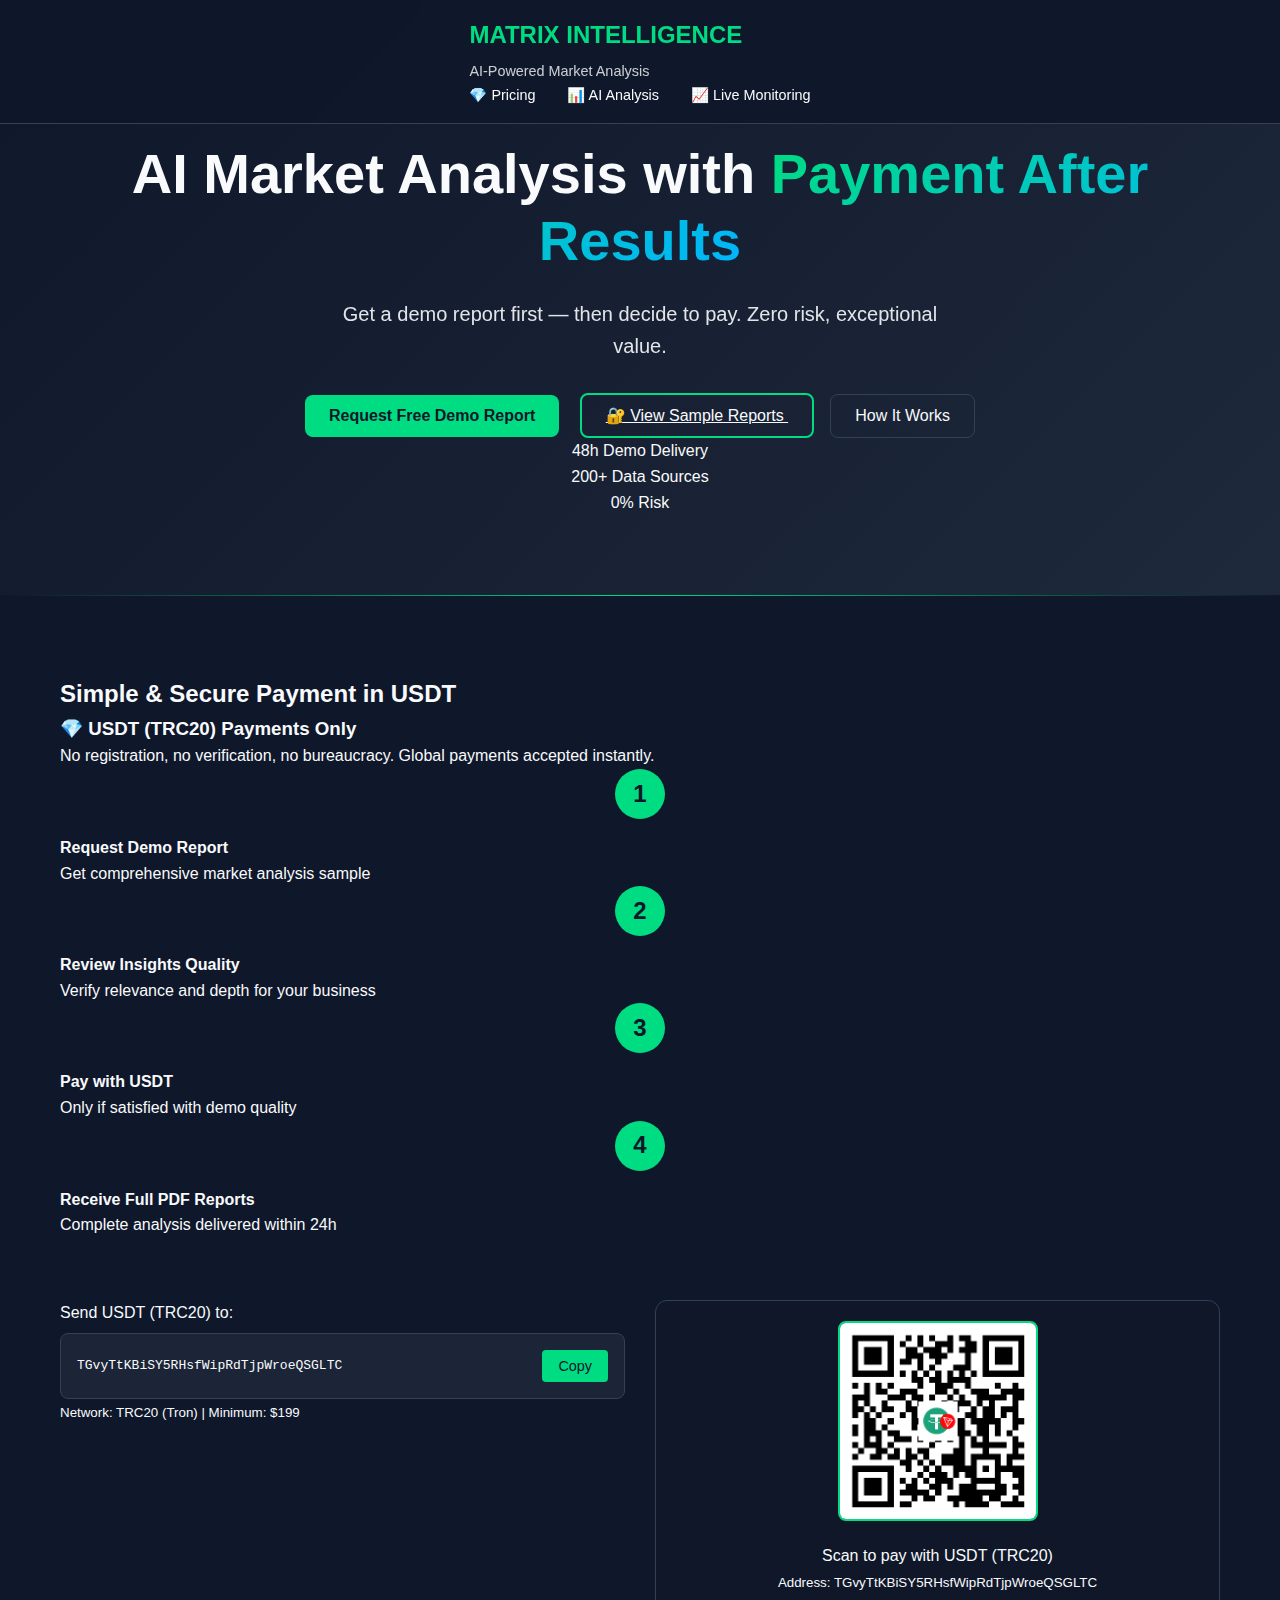
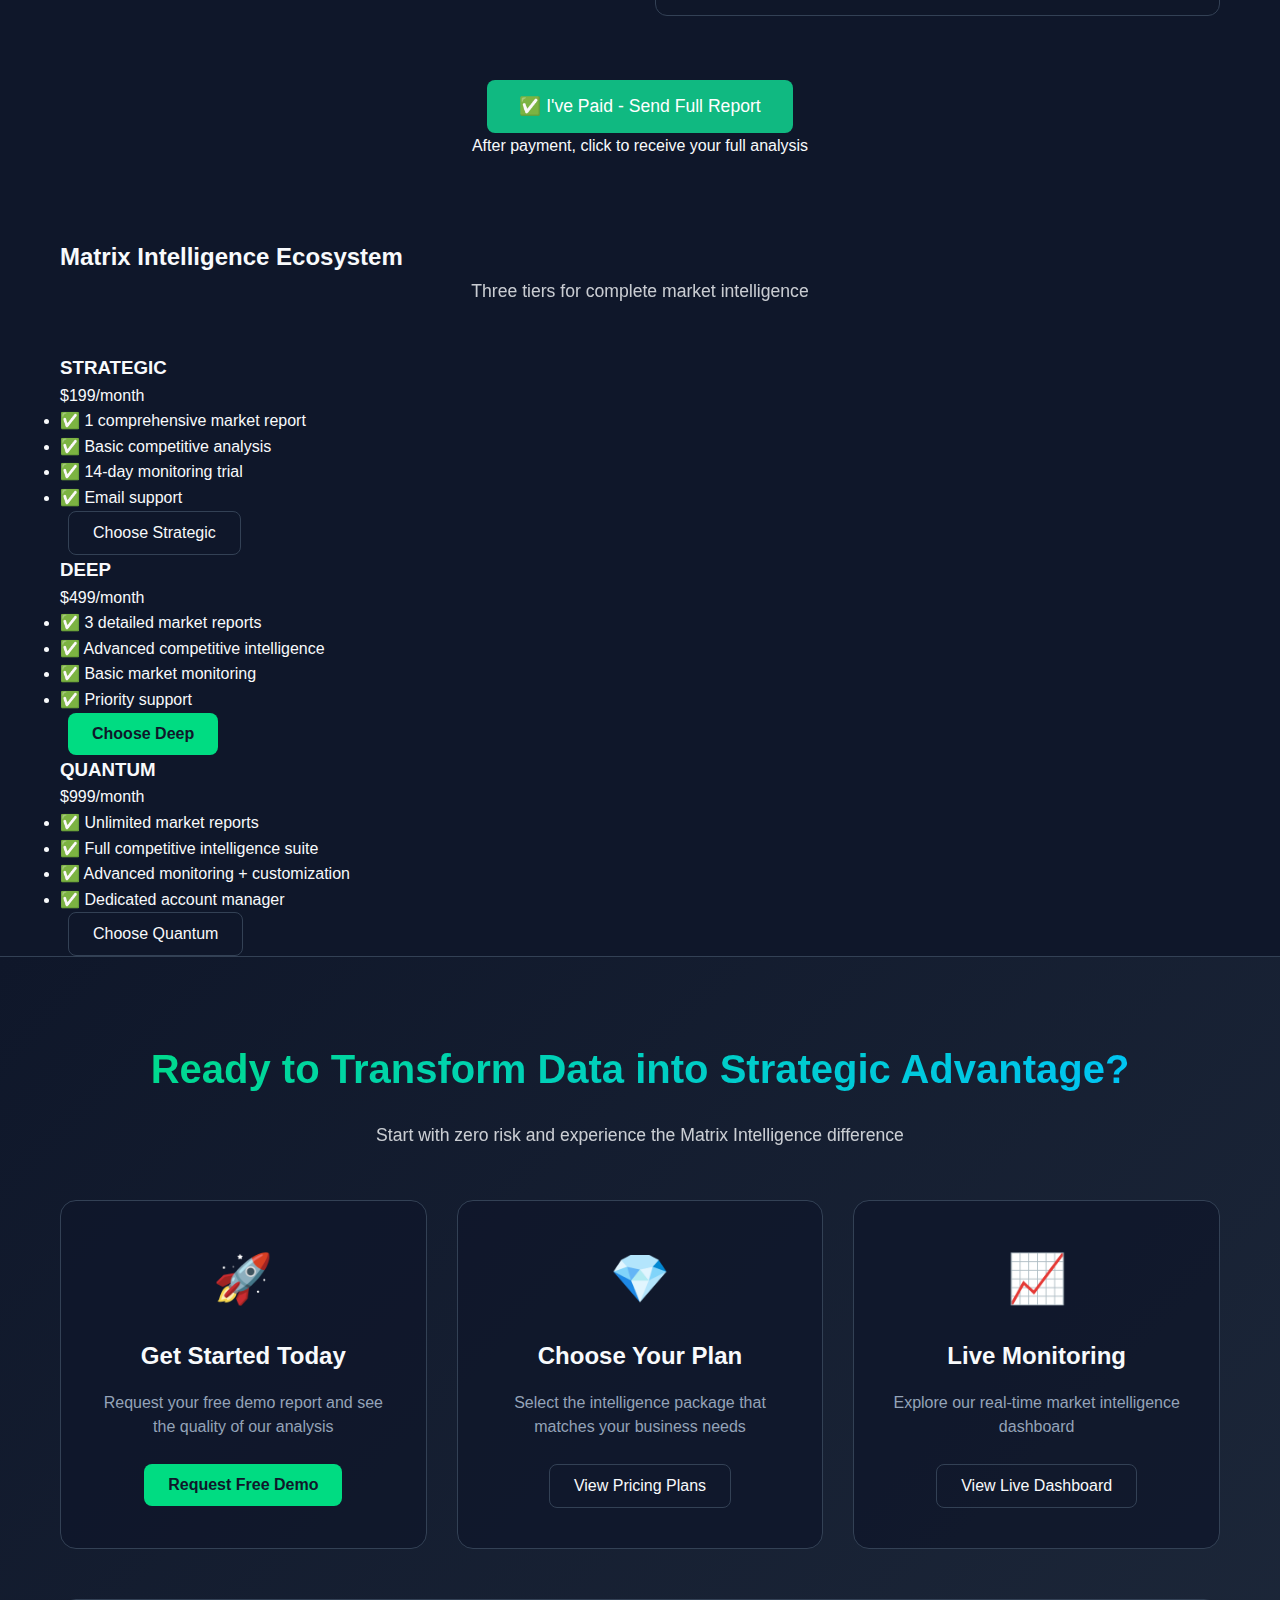
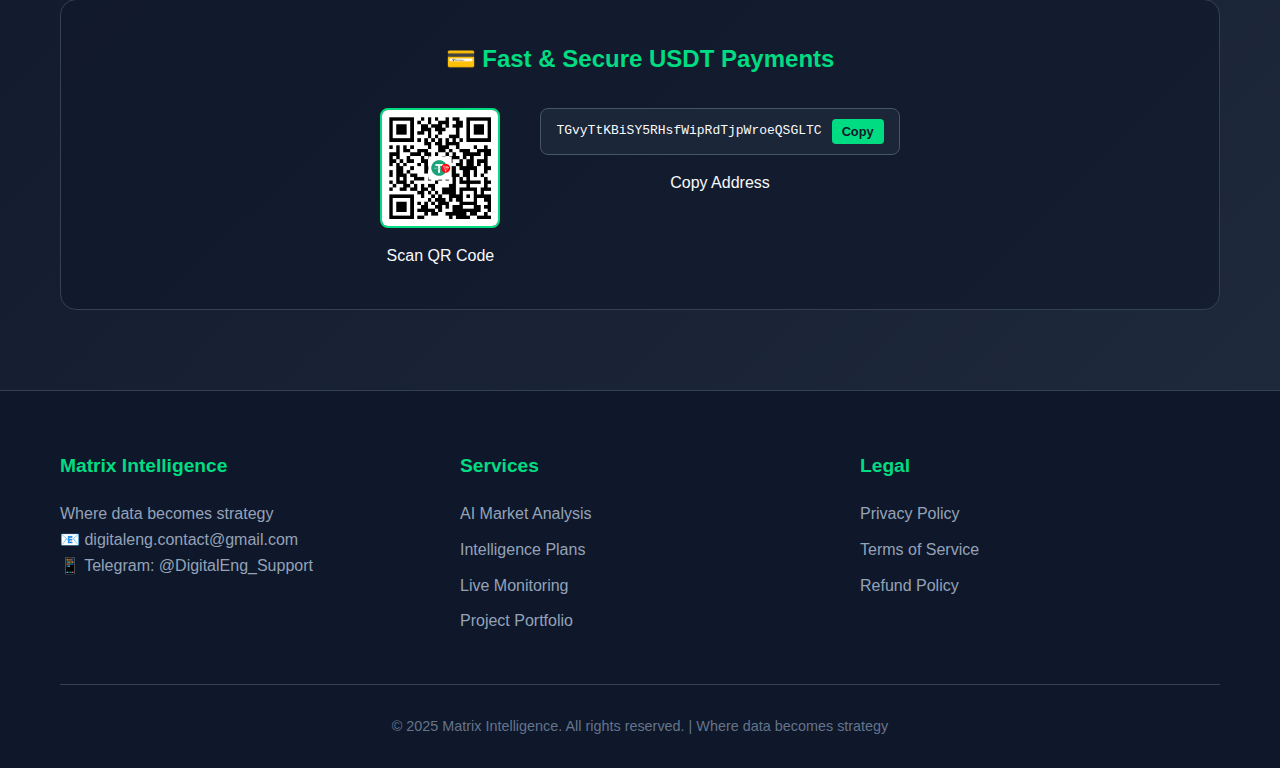
<file: index.html>
<!DOCTYPE html>
<html lang="en">
<head>
    <meta charset="UTF-8">
    <meta name="viewport" content="width=device-width, initial-scale=1.0">
    <title>AI Market Analysis - Payment After Results | Matrix Intelligence</title>
    <link rel="stylesheet" href="css/style.css">
    <link rel="stylesheet" href="css/landing.css">
</head>
<body>
    <header class="header">
        <div class="container">
            <div class="logo">
                <h1>MATRIX INTELLIGENCE</h1>
                <span>AI-Powered Market Analysis</span>
            </div>
            <nav class="nav">
                <a href="#ecosystem-pricing" class="nav-link">💎 Pricing</a>
                <a href="#analysis" class="nav-link active">📊 AI Analysis</a>
                <a href="https://ngu2025.github.io/matrix-pulse/" class="nav-link">📈 Live Monitoring</a>
            </nav>
        </div>
    </header>

    <section class="hero">
        <div class="container">
            <h1>AI Market Analysis with <span class="accent">Payment After Results</span></h1>
            <p class="subtitle">Get a demo report first — then decide to pay. Zero risk, exceptional value.</p>
            
            <div class="cta-buttons">
                <button class="btn-primary" onclick="requestDemo()">Request Free Demo Report</button>
                <a href="https://ngu2025.github.io/matrix-file-hub/" 
                   class="btn-secondary" 
                   target="_blank"
                   onclick="trackHubRedirect('hero_section')">
                    🔐 View Sample Reports
                </a>
                <button class="btn-outline" onclick="scrollToSection('how-it-works')">How It Works</button>
            </div>

            <div class="trust-indicators">
                <div class="indicator">
                    <span class="number">48h</span>
                    <span class="label">Demo Delivery</span>
                </div>
                <div class="indicator">
                    <span class="number">200+</span>
                    <span class="label">Data Sources</span>
                </div>
                <div class="indicator">
                    <span class="number">0%</span>
                    <span class="label">Risk</span>
                </div>
            </div>
        </div>
    </section>

    <!-- ОБНОВЛЕННЫЙ ПЛАТЕЖНЫЙ РАЗДЕЛ С QR-КОДОМ -->
    <section class="payment-section" id="payment">
        <div class="container">
            <h2>Simple & Secure Payment in USDT</h2>
            <div class="payment-content">
                <div class="payment-info">
                    <h3>💎 USDT (TRC20) Payments Only</h3>
                    <p>No registration, no verification, no bureaucracy. Global payments accepted instantly.</p>
                    
                    <div class="payment-steps">
                        <div class="payment-step">
                            <div class="step-number">1</div>
                            <div class="step-content">
                                <strong>Request Demo Report</strong>
                                <p>Get comprehensive market analysis sample</p>
                            </div>
                        </div>
                        <div class="payment-step">
                            <div class="step-number">2</div>
                            <div class="step-content">
                                <strong>Review Insights Quality</strong>
                                <p>Verify relevance and depth for your business</p>
                            </div>
                        </div>
                        <div class="payment-step">
                            <div class="step-number">3</div>
                            <div class="step-content">
                                <strong>Pay with USDT</strong>
                                <p>Only if satisfied with demo quality</p>
                            </div>
                        </div>
                        <div class="payment-step">
                            <div class="step-number">4</div>
                            <div class="step-content">
                                <strong>Receive Full PDF Reports</strong>
                                <p>Complete analysis delivered within 24h</p>
                            </div>
                        </div>
                    </div>

                    <!-- USDT АДРЕС И QR-КОД -->
                    <div class="usdt-payment-container">
                        <div class="usdt-address">
                            <label>Send USDT (TRC20) to:</label>
                            <div class="address-box">
                                <code id="usdt-address">TGvyTtKBiSY5RHsfWipRdTjpWroeQSGLTC</code>
                                <button class="btn-copy" onclick="copyAddress()">Copy</button>
                            </div>
                            <small>Network: TRC20 (Tron) | Minimum: $199</small>
                        </div>

                        <div class="qr-code">
                            <img src="images/USDT_QR_Code.png" alt="USDT QR Code" class="qr-image">
                            <p>Scan to pay with USDT (TRC20)</p>
                            <small>Address: TGvyTtKBiSY5RHsfWipRdTjpWroeQSGLTC</small>
                        </div>
                    </div>

                    <!-- КНОПКА ПОДТВЕРЖДЕНИЯ ПЛАТЕЖА -->
                    <div class="payment-confirmation">
                        <button class="btn-confirm" onclick="showConfirmationForm()">
                            ✅ I've Paid - Send Full Report
                        </button>
                        <p class="confirmation-note">After payment, click to receive your full analysis</p>
                    </div>
                </div>
            </div>
        </div>
    </section>

    <!-- СЕКЦИЯ ЦЕНООБРАЗОВАНИЯ -->
    <section class="unified-pricing" id="ecosystem-pricing">
        <div class="container">
            <h2>Matrix Intelligence Ecosystem</h2>
            <p class="section-subtitle">Three tiers for complete market intelligence</p>
            
            <div class="pricing-matrix">
                <!-- STRATEGIC -->
                <div class="plan-card strategic">
                    <div class="plan-header">
                        <h3>STRATEGIC</h3>
                        <div class="price">$199<span>/month</span></div>
                    </div>
                    <ul class="plan-features">
                        <li>✅ 1 comprehensive market report</li>
                        <li>✅ Basic competitive analysis</li>
                        <li>✅ 14-day monitoring trial</li>
                        <li>✅ Email support</li>
                    </ul>
                    <button class="btn-outline" onclick="selectPlan('strategic')">Choose Strategic</button>
                </div>

                <!-- DEEP -->
                <div class="plan-card deep featured">
                    <div class="plan-header">
                        <h3>DEEP</h3>
                        <div class="price">$499<span>/month</span></div>
                    </div>
                    <ul class="plan-features">
                        <li>✅ 3 detailed market reports</li>
                        <li>✅ Advanced competitive intelligence</li>
                        <li>✅ Basic market monitoring</li>
                        <li>✅ Priority support</li>
                    </ul>
                    <button class="btn-primary" onclick="selectPlan('deep')">Choose Deep</button>
                </div>

                <!-- QUANTUM -->
                <div class="plan-card quantum">
                    <div class="plan-header">
                        <h3>QUANTUM</h3>
                        <div class="price">$999<span>/month</span></div>
                    </div>
                    <ul class="plan-features">
                        <li>✅ Unlimited market reports</li>
                        <li>✅ Full competitive intelligence suite</li>
                        <li>✅ Advanced monitoring + customization</li>
                        <li>✅ Dedicated account manager</li>
                    </ul>
                    <button class="btn-outline" onclick="selectPlan('quantum')">Choose Quantum</button>
                </div>
            </div>
        </div>
    </section>

    <!-- НОВАЯ СЕКЦИЯ: ФИНАЛЬНЫЙ ПРИЗЫВ К ДЕЙСТВИЮ -->
    <section class="final-cta-section">
        <div class="container">
            <h2>Ready to Transform Data into Strategic Advantage?</h2>
            <p class="section-subtitle">Start with zero risk and experience the Matrix Intelligence difference</p>
            
            <div class="cta-grid">
                <div class="cta-card">
                    <div class="cta-icon">🚀</div>
                    <h3>Get Started Today</h3>
                    <p>Request your free demo report and see the quality of our analysis</p>
                    <button class="btn-primary" onclick="requestDemo()">
                        Request Free Demo
                    </button>
                </div>
                
                <div class="cta-card">
                    <div class="cta-icon">💎</div>
                    <h3>Choose Your Plan</h3>
                    <p>Select the intelligence package that matches your business needs</p>
                    <button class="btn-outline" onclick="scrollToSection('ecosystem-pricing')">
                        View Pricing Plans
                    </button>
                </div>
                
                <div class="cta-card">
                    <div class="cta-icon">📈</div>
                    <h3>Live Monitoring</h3>
                    <p>Explore our real-time market intelligence dashboard</p>
                    <button class="btn-outline" onclick="window.open('https://ngu2025.github.io/matrix-pulse/', '_blank')">
                        View Live Dashboard
                    </button>
                </div>
            </div>

            <!-- ДОПОЛНИТЕЛЬНАЯ ИНФОРМАЦИЯ О ПЛАТЕЖАХ -->
            <div class="payment-info-cta">
                <h3>💳 Fast & Secure USDT Payments</h3>
                <div class="payment-options">
                    <div class="payment-option">
                        <img src="images/USDT_QR_Code.png" alt="USDT QR Code" class="qr-small">
                        <span>Scan QR Code</span>
                    </div>
                    <div class="payment-option">
                        <div class="copy-address">
                            <code>TGvyTtKBiSY5RHsfWipRdTjpWroeQSGLTC</code>
                            <button class="btn-copy-small" onclick="copyAddress()">Copy</button>
                        </div>
                        <span>Copy Address</span>
                    </div>
                </div>
            </div>
        </div>
    </section>

    <!-- ФУТЕР -->
    <footer class="footer">
        <div class="container">
            <div class="footer-content">
                <div class="footer-section">
                    <h3>Matrix Intelligence</h3>
                    <p>Where data becomes strategy</p>
                    <div class="footer-contacts">
                        <p>📧 digitaleng.contact@gmail.com</p>
                        <p>📱 Telegram: @DigitalEng_Support</p>
                    </div>
                </div>
                
                <div class="footer-section">
                    <h3>Services</h3>
                    <ul>
                        <li><a href="#analysis">AI Market Analysis</a></li>
                        <li><a href="#ecosystem-pricing">Intelligence Plans</a></li>
                        <li><a href="https://ngu2025.github.io/matrix-pulse/">Live Monitoring</a></li>
                        <li><a href="https://ngu2025.github.io/matrix-file-hub/">Project Portfolio</a></li>
                    </ul>
                </div>
                
                <div class="footer-section">
                    <h3>Legal</h3>
                    <ul>
                        <li><a href="#privacy">Privacy Policy</a></li>
                        <li><a href="#terms">Terms of Service</a></li>
                        <li><a href="#refund">Refund Policy</a></li>
                    </ul>
                </div>
            </div>
            
            <div class="footer-bottom">
                <p>&copy; 2025 Matrix Intelligence. All rights reserved. | Where data becomes strategy</p>
            </div>
        </div>
    </footer>

    <script>
        // ПЛАТЕЖНЫЕ ФУНКЦИИ
        function copyAddress() {
            const address = "TGvyTtKBiSY5RHsfWipRdTjpWroeQSGLTC";
            navigator.clipboard.writeText(address).then(() => {
                alert('USDT address copied to clipboard!');
            });
        }

        function showConfirmationForm() {
            const email = prompt('Please enter your email to receive the full report:');
            if (email) {
                alert('Thank you! We will verify your payment and send the full report within 24 hours.');
            }
        }

        function selectPlan(plan) {
            const plans = {
                strategic: { price: 199, name: 'STRATEGIC' },
                deep: { price: 499, name: 'DEEP' }, 
                quantum: { price: 999, name: 'QUANTUM' }
            };
            
            const selected = plans[plan];
            alert(`Selected ${selected.name} plan for $${selected.price}/month. Please proceed with USDT payment.`);
        }

        function requestDemo() {
            const email = prompt('Enter your email for the demo report:');
            if (email) {
                alert('Demo report request received! We will contact you within 24 hours.');
            }
        }

        // Дополнительные функции
        function scrollToSection(sectionId) {
            document.getElementById(sectionId).scrollIntoView({ behavior: 'smooth' });
        }

        function trackHubRedirect(source) {
            console.log('Hub redirect from:', source);
        }
    </script>

    <style>
        /* ДОПОЛНИТЕЛЬНЫЕ СТИЛИ ДЛЯ QR-КОДА И НОВЫХ СЕКЦИЙ */
        .usdt-payment-container {
            display: grid;
            grid-template-columns: 1fr 1fr;
            gap: 30px;
            margin: 30px 0;
            align-items: start;
        }

        .qr-code {
            text-align: center;
            padding: 20px;
            background: rgba(15, 23, 42, 0.6);
            border-radius: 12px;
            border: 1px solid #334155;
        }

        .qr-image {
            width: 200px;
            height: 200px;
            border-radius: 8px;
            margin-bottom: 15px;
            border: 2px solid #00dc82;
        }

        /* СТИЛИ ДЛЯ ФИНАЛЬНОЙ СЕКЦИИ CTA */
        .final-cta-section {
            background: linear-gradient(135deg, #0f172a 0%, #1e293b 100%);
            padding: 80px 0;
            border-top: 1px solid #334155;
        }

        .final-cta-section h2 {
            text-align: center;
            font-size: 2.5rem;
            margin-bottom: 20px;
            background: linear-gradient(135deg, #00dc82, #00c2ff);
            -webkit-background-clip: text;
            -webkit-text-fill-color: transparent;
        }

        .cta-grid {
            display: grid;
            grid-template-columns: repeat(auto-fit, minmax(300px, 1fr));
            gap: 30px;
            margin: 50px 0;
        }

        .cta-card {
            background: rgba(15, 23, 42, 0.8);
            border: 1px solid #334155;
            border-radius: 16px;
            padding: 40px 30px;
            text-align: center;
            transition: all 0.3s ease;
        }

        .cta-card:hover {
            transform: translateY(-5px);
            border-color: #00dc82;
            box-shadow: 0 20px 40px rgba(0, 220, 130, 0.1);
        }

        .cta-icon {
            font-size: 3rem;
            margin-bottom: 20px;
        }

        .cta-card h3 {
            font-size: 1.5rem;
            margin-bottom: 15px;
            color: #f8fafc;
        }

        .cta-card p {
            color: #94a3b8;
            margin-bottom: 25px;
            line-height: 1.5;
        }

        /* СТИЛИ ДЛЯ ИНФОРМАЦИИ О ПЛАТЕЖАХ */
        .payment-info-cta {
            background: rgba(15, 23, 42, 0.6);
            border: 1px solid #334155;
            border-radius: 16px;
            padding: 40px;
            margin-top: 50px;
            text-align: center;
        }

        .payment-info-cta h3 {
            font-size: 1.5rem;
            margin-bottom: 30px;
            color: #00dc82;
        }

        .payment-options {
            display: flex;
            justify-content: center;
            gap: 40px;
            flex-wrap: wrap;
        }

        .payment-option {
            display: flex;
            flex-direction: column;
            align-items: center;
            gap: 15px;
        }

        .qr-small {
            width: 120px;
            height: 120px;
            border-radius: 8px;
            border: 2px solid #00dc82;
        }

        .copy-address {
            display: flex;
            align-items: center;
            gap: 10px;
            background: rgba(30, 41, 59, 0.8);
            padding: 10px 15px;
            border-radius: 8px;
            border: 1px solid #475569;
        }

        .btn-copy-small {
            background: #00dc82;
            color: #0f172a;
            border: none;
            padding: 5px 10px;
            border-radius: 4px;
            cursor: pointer;
            font-weight: 600;
            font-size: 0.8rem;
        }

        /* СТИЛИ ДЛЯ ФУТЕРА */
        .footer {
            background: #0f172a;
            border-top: 1px solid #334155;
            padding: 60px 0 30px;
        }

        .footer-content {
            display: grid;
            grid-template-columns: repeat(auto-fit, minmax(250px, 1fr));
            gap: 40px;
            margin-bottom: 40px;
        }

        .footer-section h3 {
            color: #00dc82;
            margin-bottom: 20px;
            font-size: 1.2rem;
        }

        .footer-section p, 
        .footer-section a {
            color: #94a3b8;
            text-decoration: none;
            line-height: 1.6;
        }

        .footer-section a:hover {
            color: #00dc82;
        }

        .footer-section ul {
            list-style: none;
            padding: 0;
        }

        .footer-section ul li {
            margin-bottom: 10px;
        }

        .footer-bottom {
            text-align: center;
            padding-top: 30px;
            border-top: 1px solid #334155;
            color: #64748b;
            font-size: 0.9rem;
        }

        @media (max-width: 768px) {
            .usdt-payment-container {
                grid-template-columns: 1fr;
                gap: 20px;
            }
            
            .qr-image {
                width: 180px;
                height: 180px;
            }
            
            .cta-grid {
                grid-template-columns: 1fr;
            }
            
            .payment-options {
                flex-direction: column;
                gap: 30px;
            }
            
            .final-cta-section h2 {
                font-size: 2rem;
            }
        }
    </style>
</body>
</html>
</file>
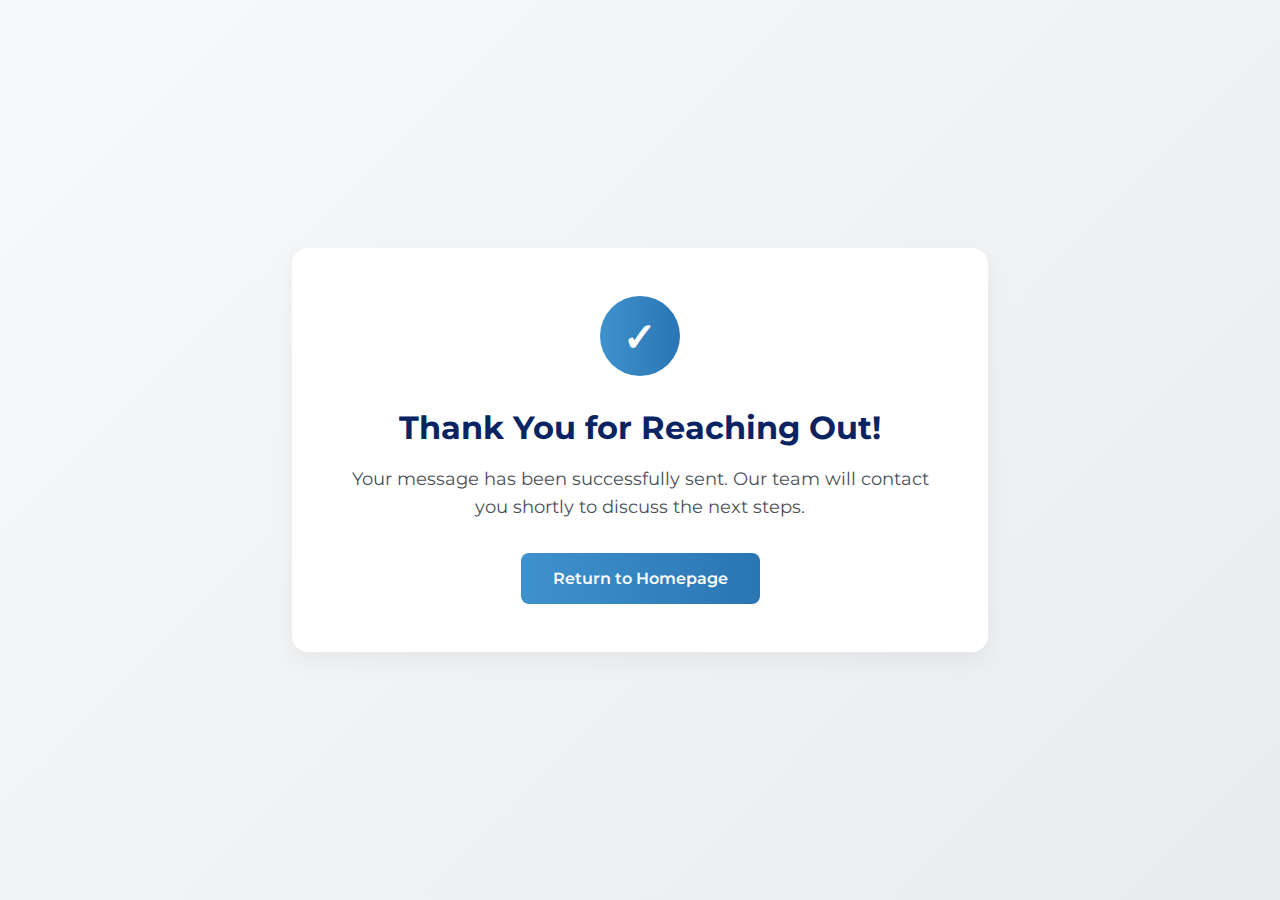
<file: thankyou.html>
<!DOCTYPE html>
<html lang="en">
<head>
    <meta charset="UTF-8">
    <meta name="viewport" content="width=device-width, initial-scale=1.0">
    <title>Thank You | Digital Solutions for Your Growth</title>
    <link rel="preconnect" href="https://fonts.googleapis.com">
    <link rel="preconnect" href="https://fonts.gstatic.com" crossorigin>
    <link href="https://fonts.googleapis.com/css2?family=Montserrat:wght@400;500;600;700&display=swap" rel="stylesheet">
    <style>
        body {
            font-family: 'Montserrat', sans-serif;
            margin: 0;
            padding: 0;
            min-height: 100vh;
            display: flex;
            justify-content: center;
            align-items: center;
            background: linear-gradient(135deg, #f8f9fa 0%, #e9ecef 100%);
            color: #212529;
        }
        .thank-you-container {
            text-align: center;
            background: #ffffff;
            padding: 3rem;
            border-radius: 16px;
            box-shadow: 0 10px 25px rgba(0, 0, 0, 0.05);
            max-width: 600px;
            width: 90%;
        }
        .checkmark-circle {
            width: 80px;
            height: 80px;
            margin: 0 auto 2rem;
            display: flex;
            align-items: center;
            justify-content: center;
            background: linear-gradient(to right, #3e92cc, #2a75b3);
            border-radius: 50%;
        }
        .checkmark {
            color: white;
            font-weight: bold;
            font-size: 2.5rem;
        }
        h1 {
            font-weight: 700;
            margin-bottom: 1rem;
            color: #0a2463;
        }
        p {
            font-size: 1.1rem;
            line-height: 1.6;
            margin-bottom: 2rem;
            color: #495057;
        }
        .btn {
            display: inline-block;
            padding: 1rem 2rem;
            background: linear-gradient(to right, #3e92cc, #2a75b3);
            color: white;
            text-decoration: none;
            border-radius: 8px;
            font-weight: 600;
            transition: all 0.3s ease;
        }
        .btn:hover {
            transform: translateY(-2px);
            box-shadow: 0 5px 15px rgba(62, 146, 204, 0.4);
        }
    </style>
</head>
<body>
    <div class="thank-you-container">
        <div class="checkmark-circle">
            <div class="checkmark">✓</div>
        </div>
        <h1>Thank You for Reaching Out!</h1>
        <p>Your message has been successfully sent. Our team will contact you shortly to discuss the next steps.</p>
        <a href="https://ngu2025.github.io/digitaleng-site/" class="btn">Return to Homepage</a>
    </div>
</body>
</html>
</file>
<file: css/style.css>
/* Matrix Intelligence Design System */
:root {
    --matrix-primary: #1a365d;
    --matrix-accent: #00dc82;
    --matrix-bg: #0f172a;
    --matrix-text: #f8fafc;
    --matrix-border: #334155;
    --matrix-success: #10b981;
    --matrix-warning: #f59e0b;
    --matrix-error: #ef4444;
}

* {
    margin: 0;
    padding: 0;
    box-sizing: border-box;
}

body {
    font-family: 'Inter', -apple-system, BlinkMacSystemFont, sans-serif;
    background: var(--matrix-bg);
    color: var(--matrix-text);
    line-height: 1.6;
}

.container {
    max-width: 1200px;
    margin: 0 auto;
    padding: 0 20px;
}

/* Header */
.header {
    background: rgba(15, 23, 42, 0.95);
    backdrop-filter: blur(10px);
    border-bottom: 1px solid var(--matrix-border);
    padding: 1rem 0;
    position: fixed;
    width: 100%;
    top: 0;
    z-index: 1000;
    display: flex;
    justify-content: space-between;
    align-items: center;
}

.logo h1 {
    font-size: 1.5rem;
    color: var(--matrix-accent);
    margin-bottom: 0.25rem;
}

.logo span {
    font-size: 0.9rem;
    opacity: 0.8;
}

.nav {
    display: flex;
    gap: 2rem;
}

.nav-link {
    color: var(--matrix-text);
    text-decoration: none;
    transition: color 0.3s ease;
    font-size: 0.9rem;
}

.nav-link:hover {
    color: var(--matrix-accent);
}

/* Hero Section */
.hero {
    padding: 140px 0 80px;
    text-align: center;
    background: linear-gradient(135deg, #0f172a 0%, #1e293b 100%);
}

.hero h1 {
    font-size: 3.5rem;
    margin-bottom: 1.5rem;
    line-height: 1.2;
}

.accent {
    background: linear-gradient(135deg, #00dc82 0%, #00b4ff 100%);
    -webkit-background-clip: text;
    -webkit-text-fill-color: transparent;
}

.subtitle {
    font-size: 1.25rem;
    opacity: 0.9;
    margin-bottom: 2rem;
    max-width: 600px;
    margin-left: auto;
    margin-right: auto;
}

/* Buttons */
.btn-primary, .btn-secondary, .btn-outline {
    padding: 12px 24px;
    border: none;
    border-radius: 8px;
    font-size: 1rem;
    cursor: pointer;
    transition: all 0.3s ease;
    margin: 0 0.5rem;
}

.btn-primary {
    background: var(--matrix-accent);
    color: var(--matrix-bg);
    font-weight: 600;
}

.btn-primary:hover {
    transform: translateY(-2px);
    box-shadow: 0 10px 25px rgba(0, 220, 130, 0.3);
}

.btn-secondary {
    background: transparent;
    color: var(--matrix-text);
    border: 2px solid var(--matrix-accent);
}

.btn-outline {
    background: transparent;
    color: var(--matrix-text);
    border: 1px solid var(--matrix-border);
}

.btn-large {
    padding: 16px 32px;
    font-size: 1.1rem;
}

/* Trust Badges */
.trust-badges {
    padding: 3rem 0;
    background: rgba(30, 41, 59, 0.5);
}

.badges-grid {
    display: grid;
    grid-template-columns: repeat(auto-fit, minmax(200px, 1fr));
    gap: 1.5rem;
    max-width: 800px;
    margin: 0 auto;
}

.badge {
    display: flex;
    flex-direction: column;
    align-items: center;
    gap: 0.5rem;
    text-align: center;
}

.badge .icon {
    font-size: 2rem;
}

.badge .text {
    font-weight: 600;
}

/* Steps Grid */
.how-it-works {
    padding: 80px 0;
}

.steps-grid {
    display: grid;
    grid-template-columns: repeat(auto-fit, minmax(250px, 1fr));
    gap: 2rem;
    margin-top: 3rem;
}

.step {
    text-align: center;
    padding: 2rem;
    background: rgba(30, 41, 59, 0.5);
    border-radius: 12px;
    border: 1px solid var(--matrix-border);
}

.step-number {
    width: 50px;
    height: 50px;
    background: var(--matrix-accent);
    color: var(--matrix-bg);
    border-radius: 50%;
    display: flex;
    align-items: center;
    justify-content: center;
    font-size: 1.5rem;
    font-weight: bold;
    margin: 0 auto 1rem;
}

/* Service Formats */
.service-formats {
    padding: 80px 0;
    background: rgba(15, 23, 42, 0.5);
}

.formats-grid {
    display: grid;
    grid-template-columns: repeat(auto-fit, minmax(300px, 1fr));
    gap: 2rem;
    margin-top: 3rem;
}

.format-card {
    background: rgba(30, 41, 59, 0.8);
    border: 1px solid var(--matrix-border);
    border-radius: 12px;
    padding: 2rem;
    transition: all 0.3s ease;
}

.format-card.highlighted {
    border-color: var(--matrix-accent);
    transform: scale(1.05);
}

.format-card h3 {
    color: var(--matrix-accent);
    margin-bottom: 1rem;
    font-size: 1.25rem;
}

.format-card .price {
    font-size: 2.5rem;
    font-weight: bold;
    margin-bottom: 1.5rem;
}

.format-card .price span {
    font-size: 1rem;
    opacity: 0.8;
}

.format-card ul {
    list-style: none;
    margin-bottom: 2rem;
}

.format-card li {
    padding: 0.5rem 0;
    border-bottom: 1px solid var(--matrix-border);
}

.format-card li:last-child {
    border-bottom: none;
}

/* Payment Section */
.payment-section {
    padding: 80px 0;
    background: rgba(15, 23, 42, 0.5);
}

.usdt-address {
    margin: 2rem 0;
}

.address-box {
    display: flex;
    align-items: center;
    gap: 1rem;
    background: rgba(30, 41, 59, 0.8);
    padding: 1rem;
    border-radius: 8px;
    border: 1px solid var(--matrix-border);
    margin-top: 0.5rem;
}

.address-box code {
    font-family: monospace;
    flex: 1;
}

.btn-copy {
    background: var(--matrix-accent);
    color: var(--matrix-bg);
    border: none;
    padding: 0.5rem 1rem;
    border-radius: 4px;
    cursor: pointer;
    font-size: 0.9rem;
}

.qr-code {
    text-align: center;
    margin: 2rem 0;
}

.qr-placeholder {
    width: 200px;
    height: 200px;
    background: rgba(30, 41, 59, 0.8);
    border: 2px dashed var(--matrix-border);
    border-radius: 8px;
    display: flex;
    flex-direction: column;
    align-items: center;
    justify-content: center;
    margin: 0 auto;
    color: var(--matrix-accent);
}

.qr-text {
    font-size: 1.2rem;
    font-weight: bold;
    margin-bottom: 0.5rem;
}

.qr-note {
    font-size: 0.8rem;
    opacity: 0.7;
}

.payment-confirmation {
    text-align: center;
    margin-top: 2rem;
}

.btn-confirm {
    background: var(--matrix-success);
    color: white;
    border: none;
    padding: 1rem 2rem;
    border-radius: 8px;
    font-size: 1.1rem;
    cursor: pointer;
    transition: all 0.3s ease;
}

.btn-confirm:hover {
    transform: translateY(-2px);
    box-shadow: 0 10px 25px rgba(16, 185, 129, 0.3);
}

/* CTA Section */
.cta-section {
    padding: 80px 0;
    text-align: center;
    background: linear-gradient(135deg, #0f172a 0%, #1e293b 100%);
}

/* Responsive */
@media (max-width: 768px) {
    .hero h1 {
        font-size: 2.5rem;
    }
    
    .formats-grid {
        grid-template-columns: 1fr;
    }
    
    .format-card.highlighted {
        transform: none;
    }
    
    .header {
        flex-direction: column;
        gap: 1rem;
    }
    
    .nav {
        gap: 1rem;
    }
    
    .steps-grid {
        grid-template-columns: 1fr;
    }
}
</file>
<file: css/landing.css>
/* Frequency Section Styles */
.frequency-section {
    padding: 80px 0;
    background: rgba(15, 23, 42, 0.5);
}

.section-subtitle {
    text-align: center;
    margin-bottom: 3rem;
    opacity: 0.8;
    font-size: 1.1rem;
}

.frequency-options {
    display: grid;
    grid-template-columns: repeat(auto-fit, minmax(280px, 1fr));
    gap: 1.5rem;
    margin-bottom: 3rem;
}

.freq-option {
    background: rgba(30, 41, 59, 0.8);
    border: 2px solid var(--matrix-border);
    border-radius: 12px;
    padding: 2rem;
    text-align: center;
    transition: all 0.3s ease;
    position: relative;
    cursor: pointer;
}

.freq-option:hover {
    transform: translateY(-5px);
    border-color: var(--matrix-accent);
    box-shadow: 0 10px 25px rgba(0, 220, 130, 0.1);
}

.freq-option.active {
    border-color: var(--matrix-accent);
    background: rgba(0, 220, 130, 0.05);
    transform: scale(1.02);
}

.freq-badge {
    position: absolute;
    top: -10px;
    left: 50%;
    transform: translateX(-50%);
    background: var(--matrix-accent);
    color: var(--matrix-bg);
    padding: 0.3rem 1.5rem;
    border-radius: 20px;
    font-size: 0.8rem;
    font-weight: bold;
    text-transform: uppercase;
}

.freq-option h3 {
    color: var(--matrix-accent);
    margin: 1.5rem 0 1rem 0;
    font-size: 1.3rem;
}

.freq-option p {
    opacity: 0.8;
    margin-bottom: 1.5rem;
    font-size: 0.9rem;
}

.freq-option ul {
    list-style: none;
    text-align: left;
    margin: 1.5rem 0;
}

.freq-option li {
    padding: 0.5rem 0;
    border-bottom: 1px solid var(--matrix-border);
    font-size: 0.9rem;
}

.freq-option li:last-child {
    border-bottom: none;
}

.freq-option li:before {
    content: '✓';
    color: var(--matrix-accent);
    font-weight: bold;
    margin-right: 0.5rem;
}

.freq-option .price {
    font-size: 2rem;
    font-weight: bold;
    margin: 1.5rem 0;
    color: var(--matrix-accent);
}

.freq-option .price span {
    font-size: 1rem;
    opacity: 0.8;
}

.freq-select-btn {
    width: 100%;
    margin-top: 1rem;
}

/* Frequency Summary */
.frequency-summary {
    text-align: center;
    padding: 2rem;
    background: rgba(30, 41, 59, 0.8);
    border-radius: 12px;
    border: 2px solid var(--matrix-accent);
}

.selected-plan h4 {
    color: var(--matrix-text);
    margin-bottom: 1rem;
    font-size: 1.2rem;
}

#selected-frequency {
    color: var(--matrix-accent);
}

.final-price {
    font-size: 2.5rem;
    font-weight: bold;
    color: var(--matrix-accent);
    margin: 1rem 0 2rem 0;
}

/* Enhanced Payment Section */
.payment-section {
    position: relative;
}

.payment-section::before {
    content: '';
    position: absolute;
    top: 0;
    left: 0;
    right: 0;
    height: 1px;
    background: linear-gradient(90deg, transparent, var(--matrix-accent), transparent);
}

/* Responsive Design */
@media (max-width: 768px) {
    .frequency-options {
        grid-template-columns: 1fr;
    }
    
    .freq-option.active {
        transform: none;
    }
    
    .freq-option {
        padding: 1.5rem;
    }
}
</file>
